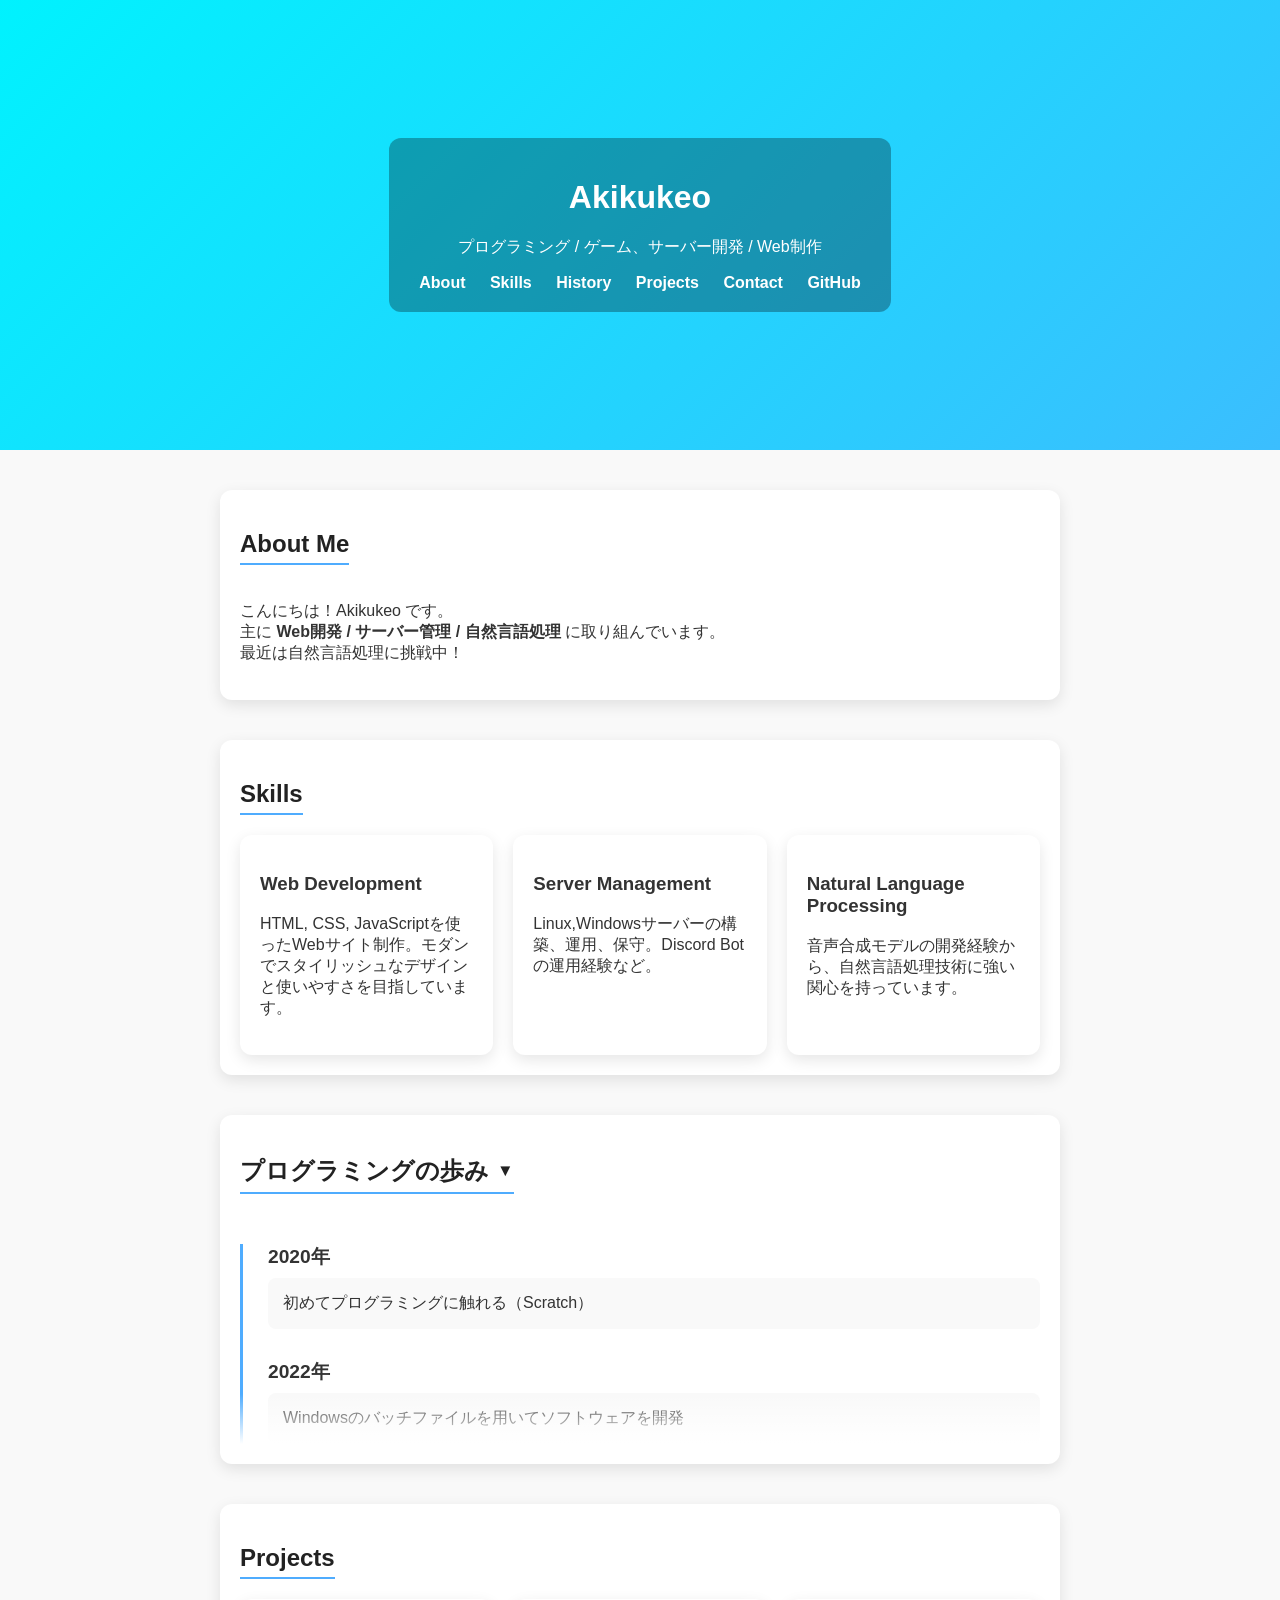
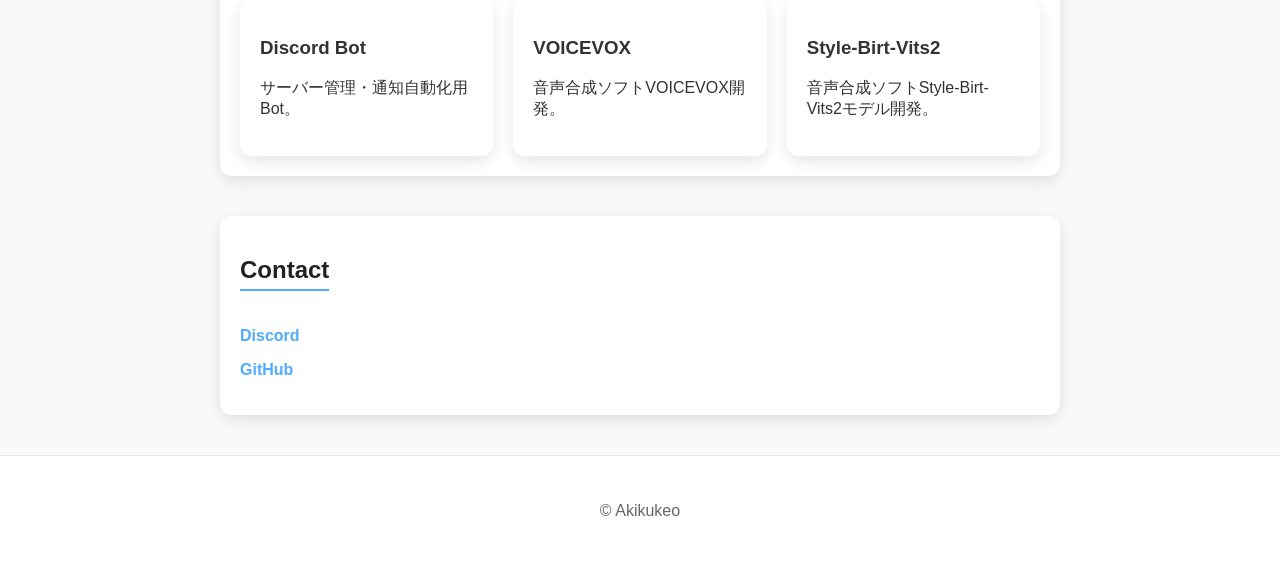
<file: index.html>
<!DOCTYPE html>
<html lang="ja">
<head>
  <meta charset="UTF-8">
  <meta name="viewport" content="width=device-width, initial-scale=1.0">
  <title>Akikukeo Portfolio</title>
  <link rel="stylesheet" href="assets/style.css">
</head>
<body>
  <!-- Hero部分：画面上半分 -->
  <header class="hero">
    <div class="overlay">
      <h1 class="fade-in">Akikukeo</h1>
      <p class="fade-in delay">プログラミング / ゲーム、サーバー開発 / Web制作</p>
      <nav>
        <a href="#about">About</a>
        <a href="#skills">Skills</a>
        <a href="#history">History</a>
        <a href="#projects">Projects</a>
        <a href="#contact">Contact</a>
        <a href="https://github.com/akikukeo" target="_blank">GitHub</a>
      </nav>
    </div>
  </header>

  <!-- メイン：画面下半分 -->
  <main>
    <section id="about" class="section fade-in-up">
      <h2>About Me</h2>
      <p>
        こんにちは！Akikukeo です。<br>
        主に <strong>Web開発 / サーバー管理 / 自然言語処理</strong> に取り組んでいます。<br>
        最近は自然言語処理に挑戦中！
      </p>
    </section>

    <section id="skills" class="section fade-in-up">
      <h2>Skills</h2>
      <div class="cards">
        <div class="card">
          <h3>Web Development</h3>
          <p>HTML, CSS, JavaScriptを使ったWebサイト制作。モダンでスタイリッシュなデザインと使いやすさを目指しています。</p>
        </div>
        <div class="card">
          <h3>Server Management</h3>
          <p>Linux,Windowsサーバーの構築、運用、保守。Discord Botの運用経験など。</p>
        </div>
        <div class="card">
          <h3>Natural Language Processing</h3>
          <p>音声合成モデルの開発経験から、自然言語処理技術に強い関心を持っています。</p>
        </div>
      </div>
    </section>

    <section id="history" class="section">
      <h2 class="toggle-history">プログラミングの歩み</h2>

      <!-- プレビュー用コンテンツ -->
      <div class="timeline-preview">
        <div class="timeline">
          <div class="timeline-item">
            <div class="timeline-year">2020年</div>
            <div class="timeline-content">
              <p>初めてプログラミングに触れる（Scratch）</p>
            </div>
          </div>
          <div class="timeline-item">
            <div class="timeline-year">2022年</div>
            <div class="timeline-content">
              <p>Windowsのバッチファイルを用いてソフトウェアを開発</p>
            </div>
          </div>
        </div>
      </div>

      <!-- 完全版コンテンツ（初期非表示） -->
      <div class="timeline-full" style="display: none;">
        <div class="timeline">
          <div class="timeline-item">
            <div class="timeline-year">2020年</div>
            <div class="timeline-content">
              <p>初めてプログラミングに触れる（Scratch）</p>
            </div>
          </div>
          <div class="timeline-item">
            <div class="timeline-year">2022年</div>
            <div class="timeline-content">
              <p>Windowsのバッチファイルを用いてソフトウェアを開発</p>
            </div>
          </div>
          <div class="timeline-item">
            <div class="timeline-year">2023年</div>
            <div class="timeline-content">
              <p>Web制作に触れる（HTML/CSS/JS）</p>
              <p>Pythonに触れる</p>
            </div>
          </div>
          <div class="timeline-item">
            <div class="timeline-year">2024年</div>
            <div class="timeline-content">
              <p>GitHubでの活動を開始</p>
              <p>個人的なMinecraftのサーバーを制作</p>
              <p>YukkuriMovieMakerで合成音声に興味を持つ</p>
            </div>
          </div>
          <div class="timeline-item">
            <div class="timeline-year">2025年</div>
            <div class="timeline-content">
              <p>～4月: Style-Birt-Vits2を用いた合成音声に興味を持つ（当時はPCのスペックが低く断念）</p>
              <p>4月: PCの新調で、Style-Birt-Vits2を用いて音声合成モデルを制作</p>
              <p>C#と.NETを活用したWindowsソフトウェア開発</p>
              <p>VOICEVOXへ興味を持ち、開発に参加</p>
            </div>
          </div>
          <div class="timeline-item">
            <div class="timeline-year">現在</div>
            <div class="timeline-content">
              <p>Web開発・アプリ制作・AI関連の開発など幅広く挑戦</p>
              <p>自然言語処理・音声合成分野でのスキルアップを目指す</p>
            </div>
          </div>
        </div>
      </div>
    </section>

    <section id="projects" class="section fade-in-up">
      <h2>Projects</h2>
      <div class="cards">
        <!-- <div class="card">
          <h3>Portfolio</h3>
          <p>GitHub Pages上で構築したこのサイト。</p>
        </div> -->
        <div class="card">
          <h3>Discord Bot</h3>
          <p>サーバー管理・通知自動化用Bot。</p>
        </div>
        <div class="card">
            <h3>VOICEVOX</h3>
            <p>音声合成ソフトVOICEVOX開発。</p>
        </div>
        <div class="card">
            <h3>Style-Birt-Vits2</h3>
            <p>音声合成ソフトStyle-Birt-Vits2モデル開発。</p>
        </div>
      </div>
    </section>

    <section id="contact" class="section fade-in-up">
      <h2>Contact</h2>
        <p><a href="https://discord.com/users/968755981326639104">Discord</a></p>
        <p><a href="https://github.com/akikukeo">GitHub</a></p>
    </section>
  </main>

  <footer>
    <p>&copy; Akikukeo</p>
  </footer>

  <script src="assets/script.js"></script>
</body>
</html>
</file>
<file: assets/style.css>
body {
  margin: 0;
  font-family: -apple-system, BlinkMacSystemFont, "Segoe UI", Roboto, "Helvetica Neue", Arial, sans-serif;
  background: #f9f9f9;
  color: #333;
  scroll-behavior: smooth;
}

/* Hero部分（画面の上半分） */
.hero {
  height: 50vh; /* 半分に */
  background: linear-gradient(-45deg, #ff6b6b, #f5a623, #4facfe, #00f2fe);
  background-size: 400% 400%;
  animation: gradientBG 15s ease infinite;
  display: flex;
  align-items: center;
  justify-content: center;
  text-align: center;
  color: white;
}

@keyframes gradientBG {
  0% { background-position: 0% 50%; }
  50% { background-position: 100% 50%; }
  100% { background-position: 0% 50%; }
}

.hero .overlay {
  background: rgba(0,0,0,0.3);
  padding: 20px;
  border-radius: 12px;
}

nav a {
  color: #fff;
  margin: 0 10px;
  text-decoration: none;
  font-weight: bold;
}
nav a:hover {
  text-decoration: underline;
}

/* セクション（画面下半分以降） */
.section {
  max-width: 800px;
  margin: 40px auto;
  padding: 20px;
  background: #fff;
  border-radius: 12px;
  box-shadow: 0 5px 15px rgba(0,0,0,0.1);
}

.section a {
  color: #4facfe;
  text-decoration: none;
  font-weight: 600;
}

.section a:hover {
  text-decoration: underline;
}

h2 {
  color: #222;
  border-bottom: 2px solid #4facfe;
  display: inline-block;
  padding-bottom: 5px;
}

/* カード */
.cards {
  display: grid;
  gap: 20px;
  grid-template-columns: repeat(auto-fit, minmax(220px, 1fr));
}

.card {
  background: white;
  padding: 20px;
  border-radius: 12px;
  box-shadow: 0 5px 15px rgba(0,0,0,0.1);
  transition: transform 0.3s, box-shadow 0.3s;
}

.card:hover {
  transform: translateY(-8px);
  box-shadow: 0 8px 20px rgba(0,0,0,0.2);
}

/* フッター */
footer {
  text-align: center;
  padding: 30px 20px;
  margin-top: 40px;
  background: #fff;
  color: #666;
  border-top: 1px solid #e7e7e7;
}

/* アニメーション */
.fade-in {
  opacity: 0;
  animation: fadeIn 2s forwards;
}
.fade-in.delay {
  animation-delay: 1s;
}

.fade-in-up {
  opacity: 0;
  transform: translateY(20px);
  transition: all 0.8s ease;
}
.fade-in-up.visible {
  opacity: 1;
  transform: translateY(0);
}

@keyframes fadeIn {
  to { opacity: 1; }
}

/* Timeline */
.timeline {
  position: relative;
  margin-top: 30px;
  padding-left: 25px; /* 左の余白を調整 */
  border-left: 3px solid #4facfe;
}

.timeline-item {
  position: relative;
  margin-bottom: 30px;
}

.timeline-item:last-child {
  margin-bottom: 0;
}

.timeline-item::before {
  display: none;
}

.timeline-year {
  font-weight: bold;
  font-size: 1.2em;
  color: #333;
  margin-bottom: 8px;
}

.timeline-content {
  padding: 15px;
  background: #f9f9f9;
  border-radius: 8px;
}

.timeline-content p {
  margin: 0 0 8px 0;
}

.timeline-content p:last-child {
  margin-bottom: 0;
}

/* プログラミングの歩みセクションのトグル表示 */
.toggle-history {
  cursor: pointer;
  display: inline-flex;
  align-items: center;
  -webkit-user-select: none; /* テキスト選択を無効化 */
  user-select: none;
}

.toggle-history::after {
  content: '▼';
  font-size: 0.7em;
  margin-left: 8px;
  transition: transform 0.3s ease-out;
}

.section.is-open .toggle-history::after {
  transform: rotate(180deg);
}

.timeline-preview {
  position: relative;
}

.timeline-preview::after {
  content: '';
  position: absolute;
  bottom: 0;
  left: 0;
  right: 0;
  height: 50px;
  background: linear-gradient(to bottom, rgba(255,255,255,0), #fff);
  pointer-events: none; /* グラデーションがクリックを妨げないように */
}

.timeline-full {
  /* JSでアニメーションさせるための準備 */
  overflow-y: hidden; /* 垂直方向のみはみ出しを隠す */
  transition: opacity 0.4s ease-out, height 0.4s ease-out;
  height: 0;
  opacity: 0;
}
</file>
